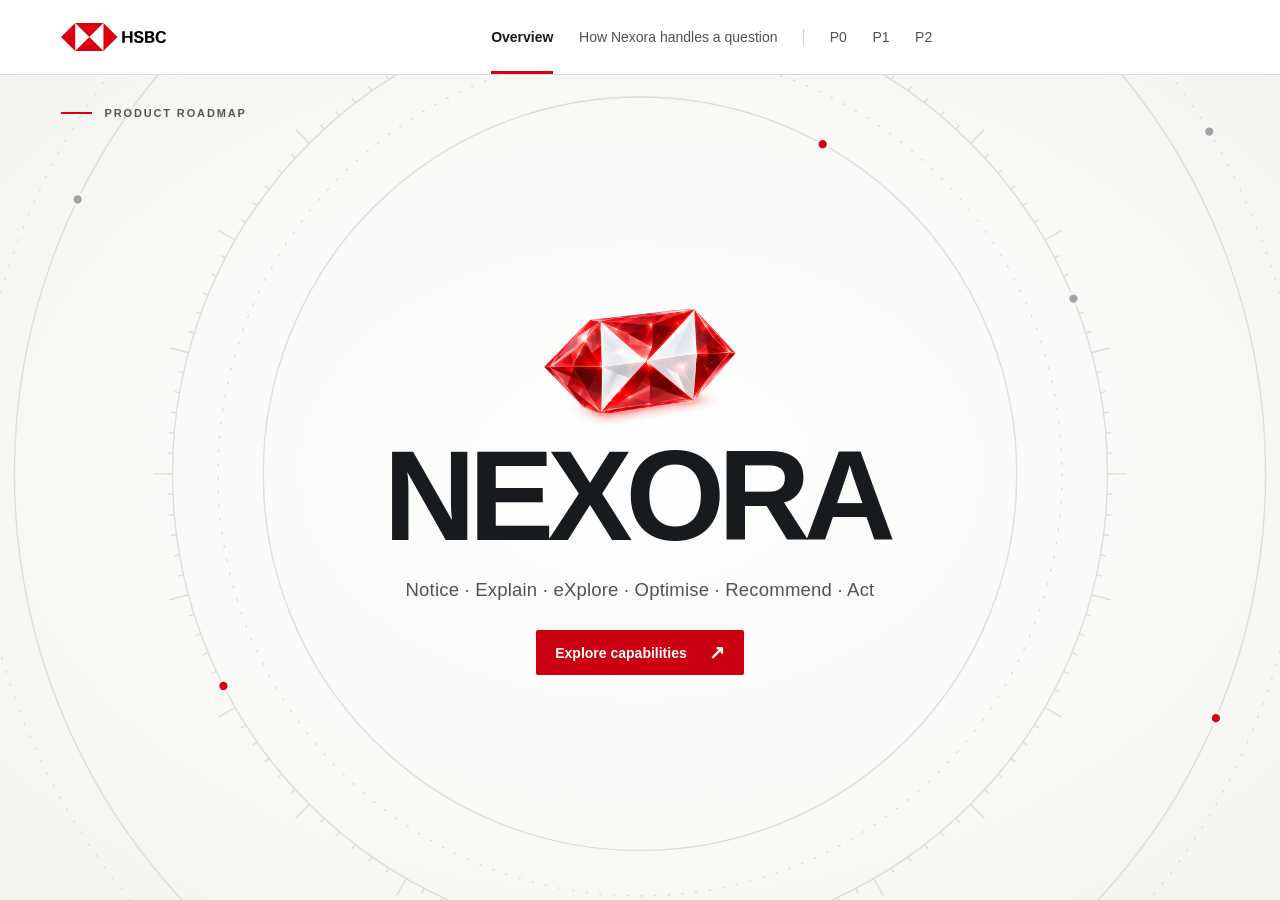
<file: phase/index.html>
<!doctype html>
<html lang="en">
<head>
<meta charset="utf-8"><meta name="viewport" content="width=device-width, initial-scale=1">
<meta name="theme-color" content="#ffffff"><title>NEXORA | Product roadmap</title>
<link rel="icon" href="data:,"><link rel="stylesheet" href="presentation.css"><link rel="stylesheet" href="sections.css">
<script defer src="sections.js"></script><script defer src="presentation.js"></script>
</head>
<body>
<header class="masthead">
  <a class="brand" href="#overview" aria-label="HSBC — return to overview"><img src="hsbc.svg" alt="HSBC"></a>
  <nav class="chapters" aria-label="Presentation chapters">
    <a href="#overview">Overview</a>
    <a href="#question-policy">How Nexora handles a question</a>
    <span class="nav-divider" aria-hidden="true"></span><a href="#p0" aria-label="P0 — Next demo">P0</a><a href="#p1" aria-label="P1 — Next release">P1</a><a href="#p2" aria-label="P2 — Differentiation">P2</a>
  </nav>
</header>
<main id="canvas" tabindex="-1">
  <section id="cover" aria-labelledby="cover-title">
    <div class="folio"><i></i>Product roadmap</div>
    <div class="blueprint" aria-hidden="true"><svg viewBox="0 0 1300 600" preserveAspectRatio="xMidYMid slice" id="orbit-lines"></svg></div>
    <div class="cover-content">
      <h1 id="cover-title"><button id="cover-trigger" aria-label="NEXORA — reveal the six capabilities">
        <img class="jewel" src="crystal.png" alt="" width="240" height="160">
        <span>NEXORA</span>
      </button></h1>
      <p class="expansion">Notice · Explain · eXplore · Optimise · Recommend · Act</p>
      <button id="explore" class="primary-action">Explore capabilities <span aria-hidden="true">↗</span></button>
    </div>
  </section>
  <section id="map" hidden aria-label="Capability map">
    <div class="map-copy">
      <button id="back" class="back">← &nbsp; Overview</button>
      <h2>Capability map</h2>
      <div class="map-detail" aria-live="polite"><span id="cap-index"></span><h3 id="cap-title"></h3><ul id="cap-points"></ul></div>
    </div>
    <div class="wheel">
      <div class="wheel-inner">
        <div class="spokes" aria-hidden="true"></div>
        <svg class="wheel-paths" viewBox="-50 -50 100 100" aria-hidden="true" focusable="false">
          <circle r="24.8" fill="none" stroke="#c4c7c6" stroke-dasharray="2 3" vector-effect="non-scaling-stroke"/>
          <circle class="map-orbit-dot" cx="24.8" r=".65" fill="#8e9b9c"/>
          <g id="active-spoke">
            <path d="M0 -14V-30" stroke="currentColor" stroke-opacity=".55" stroke-width="1.5" vector-effect="non-scaling-stroke"/>
            <circle id="signal-dot" cy="-14" r=".75" fill="currentColor"/>
          </g>
        </svg>
        <div class="wheel-core"><img src="crystal.png" alt=""><strong>NEXORA</strong></div>
        <div id="nodes" role="group" aria-label="Capabilities"></div>
      </div>
    </div>
  </section>
  <section id="secondary" hidden></section>
</main>
<div id="print-deck"></div></body></html>
</file>
<file: phase/presentation.css>
*{box-sizing:border-box}
:root{font-family:Arial,"Helvetica Neue",sans-serif;color:#191c20;background:#f8f8f6;--red:#db0011;--muted:#5c6267}
body{margin:0;height:100vh;height:100dvh;display:grid;grid-template-rows:auto minmax(0,1fr)}
[hidden]{display:none!important}
button,a{font:inherit;}
button{cursor:pointer;color:inherit}button:disabled{cursor:default}
a{color:inherit;text-decoration:none}
:focus-visible{outline:3px solid #006caa;outline-offset:4px}
.masthead{background:#fff;display:flex;align-items:center;gap:clamp(12px,3vw,60px);padding:0 clamp(18px,4.8vw,84px);height:75px;border-bottom:1px solid #d9dada;z-index:3}
.brand img{display:block;width:105px}
.chapters{display:flex;align-items:stretch;gap:clamp(12px,2vw,35px);margin:0 auto;height:100%}
.chapters a{display:inline-flex;align-items:center;font-size:14px;color:#4f5358;position:relative;white-space:nowrap}
.chapters a[aria-current]{color:#171a1e;font-weight:700}.chapters a[aria-current]::after{content:"";position:absolute;bottom:0;left:0;right:0;height:3px;background:var(--red)}
.chapters a:hover{color:var(--red)}.nav-divider{width:1px;height:16px;background:#d0d1d1;align-self:center}
.primary-action{display:flex;align-items:center}
#canvas{position:relative;overflow:auto;min-height:0}#cover,#map{position:relative;isolation:isolate;min-height:100%;overflow:hidden;background:#f8f8f5}
#cover{display:grid;place-items:center;padding:72px 20px 82px}
.folio{position:absolute;left:clamp(22px,4.8vw,84px);z-index:1;display:flex;align-items:center}
.folio{top:32px;gap:12px;text-transform:uppercase;color:#51575a;font-weight:700;font-size:11px;letter-spacing:.17em}.folio i{width:31px;height:2px;background:var(--red)}
.blueprint{position:absolute;inset:0;pointer-events:none;z-index:-1;background:radial-gradient(ellipse at 50% 48%,#fff 0%,#fafaf8 47%,#f3f3ef 100%)}.blueprint svg{width:100%;height:100%;display:block}
.cover-content{text-align:center;display:grid;justify-items:center;align-content:center;position:relative}
#cover-trigger{border:0;background:transparent;display:grid;justify-items:center;color:#181b1e}
.jewel{display:block;width:clamp(155px,17vw,270px);height:auto;transition:transform .35s}.cover-content:has(button:hover) .jewel{transform:translateY(-4px)}
h1{font-size:clamp(64px,min(10vw,15vh),162px);line-height:.96;letter-spacing:-.055em;margin:0 .06em 0 0;font-weight:700}
.expansion{font-size:clamp(14px,1.45vw,24px);color:#4f5358;letter-spacing:.01em;line-height:1.6;margin:17px 0 26px}
.primary-action{background:#cb0010;border:0;color:white;font-weight:700;font-size:14px;gap:22px;padding:13px 19px;border-radius:2px}.primary-action:hover{background:#ad0010}.primary-action span{font-size:19px;line-height:1}
#map{display:grid;grid-template-columns:minmax(230px,.8fr) minmax(370px,1.45fr);align-items:center;gap:4vw;padding:30px clamp(24px,7vw,120px)}
.map-copy{max-width:440px}.back{border:0;background:none;padding:4px 0;color:#545a60;font-size:13px}.map-copy h2{font-size:clamp(30px,4vw,72px);line-height:1.03;letter-spacing:-.06em;margin:22px 0 32px}.map-detail{border-top:1px solid #b7babb;padding-top:20px;min-height:200px}
#cap-index{font:700 12px Consolas,monospace;letter-spacing:.12em;color:#bc0010}#cap-title{font-size:clamp(22px,2.1vw,36px);letter-spacing:-.035em;line-height:1.12;margin:12px 0}.map-detail ul{padding-left:19px;margin:12px 0 22px}.map-detail li{font-size:clamp(16px,1.3vw,21px);line-height:1.45;margin:6px 0;color:#43484c}.map-detail li::marker{color:var(--red)}
.back{min-height:32px}
.wheel{width:min(100%,66vh,660px);justify-self:center;aspect-ratio:1;position:relative}.wheel-inner{height:100%;width:100%;position:relative}.spokes{position:absolute;inset:10%;border-radius:50%;border:1px solid #c9cbca;background:repeating-conic-gradient(from 0deg,transparent 0deg 59.7deg,#c9cbca 59.7deg 60deg)}
.wheel-paths { position: absolute; inset: 0; width: 100%; height: 100%; pointer-events: none; color: var(--red); }
.map-orbit-dot { transform-box: view-box; transform-origin: 0 0; }
.wheel-core{border-radius:50%;width:30%;height:30%;position:absolute;left:35%;top:35%;display:grid;align-content:center;justify-items:center;background:#fff;border:1px solid #d7d9d6}.wheel-core img{width:70%}.wheel-core strong{font-size:clamp(12px,1.25vw,22px);letter-spacing:-.03em}
.node{position:absolute;width:22%;aspect-ratio:1;border-radius:50%;transform:translate(-50%,-50%);border:1px solid #aeb3b3;background:#fff;display:grid;align-content:center;justify-items:center;gap:6px;font-weight:700;font-size:clamp(10px,1vw,16px);letter-spacing:.015em;transition:background-color .18s,color .18s}
.node small{font:12px Consolas,monospace;color:#a4000d}.node[aria-pressed=true]{background:#c80010;color:white;border-color:#c80010}.node[aria-pressed=true] small{color:white}.node:hover{border-color:var(--red)}
@media(prefers-reduced-motion:reduce){*,*::before,*::after{animation:none!important;transition:none!important;scroll-behavior:auto!important}}
@media(max-height:610px) and (min-width:801px){#cover{padding:50px 0}.jewel{width:130px}.expansion{margin:8px 0 14px}.masthead{height:55px}.map-copy h2{margin:8px 0 12px}.map-detail{min-height:130px}}
@media print{body{display:block;height:auto}.masthead,.primary-action,.back,.print-hide{display:none!important}#canvas{overflow:visible}#cover{min-height:80vh}.node{print-color-adjust:exact}}
#cover-trigger{font:inherit;letter-spacing:inherit;line-height:inherit;padding:0}
#map:not([hidden]) .wheel-inner{animation:map-in .42s ease-out both}
@keyframes map-in{from{opacity:0;transform:scale(.92)}to{opacity:1;transform:scale(1)}}
#print-deck{display:none}
@media print{
@page{size:A4 landscape;margin:12mm}
body{height:auto;background:white}.masthead,#canvas{display:none!important}
#print-deck{display:block}.print-page{break-after:page;page-break-after:always}
.print-page:last-child{break-after:auto;page-break-after:auto}
.print-page>img{width:90px}.print-page h1{font-size:48px}.print-page .expansion{margin:12px 0 22px}
.print-capabilities{display:grid;grid-template-columns:repeat(3,1fr);gap:10px 25px}
.print-capabilities h3{color:#ac0010;font-size:17px;margin:10px 0}.print-capabilities ul{padding-left:17px;line-height:1.45}
}

#canvas:focus{outline:none}
.orbit-dot { transform-box: view-box; transform-origin: 650px 290px; }
@media screen and (prefers-reduced-motion: no-preference) {
  .orbit-dot { animation: orbit-turn linear infinite; }
  .map-orbit-dot { animation: orbit-turn 60s linear infinite; }
  #signal-dot { animation: signal-out 2.8s linear infinite; }
  .motion-paused :is(.orbit-dot, .map-orbit-dot, #signal-dot) { animation-play-state: paused; }
}
@keyframes orbit-turn { to { transform: rotate(1turn); } }
@keyframes signal-out {
  from { transform: translateY(0); }
  75%, to { transform: translateY(-16px); }
}
</file>
<file: phase/sections.css>
#secondary:has(> .phase-slide) { display: grid; min-height: 100%; }
.phase-slide {
  width: min(100%, 1550px);
  margin: 0 auto;
  padding: clamp(24px, 4.5vh, 64px) clamp(24px, 5vw, 80px);
  display: grid;
  grid-template-columns: repeat(2, minmax(0, 1fr));
  align-content: center;
  align-items: start;
  gap: clamp(32px, 4vw, 76px);
  color: #1b2023;
}
.phase-intro { grid-column: 1 / -1; }
.question-policy {
  grid-column: 1 / -1;
  display: grid;
  grid-template-columns: repeat(3,minmax(0,1fr));
  gap: 3vw;
  margin: 0;
  padding: 0;
  list-style: none;
}
.question-policy li { border-top: 2px solid #c60022; padding-top: 16px; font-size: clamp(18px,1.6vw,26px); line-height: 1.45; color: #414749; }
.question-policy strong { color: #1b2023; }
.phase-horizon {
  display: flex;
  align-items: center;
  gap: 12px;
  margin: 0 0 14px;
  color: #575e61;
  font: 700 11px/1.25 Arial, sans-serif;
  letter-spacing: .14em;
  text-transform: uppercase;
}
.phase-horizon strong {
  display: inline-block;
  color: #b8001e;
  font: 700 20px/1 Consolas, monospace;
  letter-spacing: -.05em;
}
.phase-horizon span { border-left: 1px solid #bfc3c2; padding-left: 12px; }
.phase-intro h1 {
  margin: 0;
  color: #171b1f;
  font-size: clamp(43px, 4.2vw, 70px);
  line-height: .99;
  letter-spacing: -.058em;
  text-wrap: balance;
}
.phase-scope { padding: 13px 0 15px; border-top: 1px solid #cbd0ce; }
.phase-scope:last-child { padding-bottom: 0; }
.phase-scope h2 { margin: 0 0 8px; font-size: clamp(22px,1.9vw,30px); letter-spacing: -.022em; }
.phase-scope ul { margin: 0; padding-left: 17px; list-style: square; }
.phase-scope li {
  color: #414749;
  font-size: clamp(18px,1.55vw,25px);
  line-height: 1.4;
  padding-left: 1px;
  margin: 4px 0;
}
.phase-scope li::marker { color: #c60022; font-size: .72em; }
@media print {
  :root:has(#print-deck .phase-slide) { background: white; }
  .phase-slide { min-height: 185mm; width: 100%; padding: 8mm 0; gap: 7mm; background: white; }
  .phase-slide .phase-intro h1 { font-size: 35pt; margin-bottom: 7mm; }
  .phase-scope h2 { font-size: 15pt; }
  .phase-scope li { font-size: 11pt; }
}
</file>
